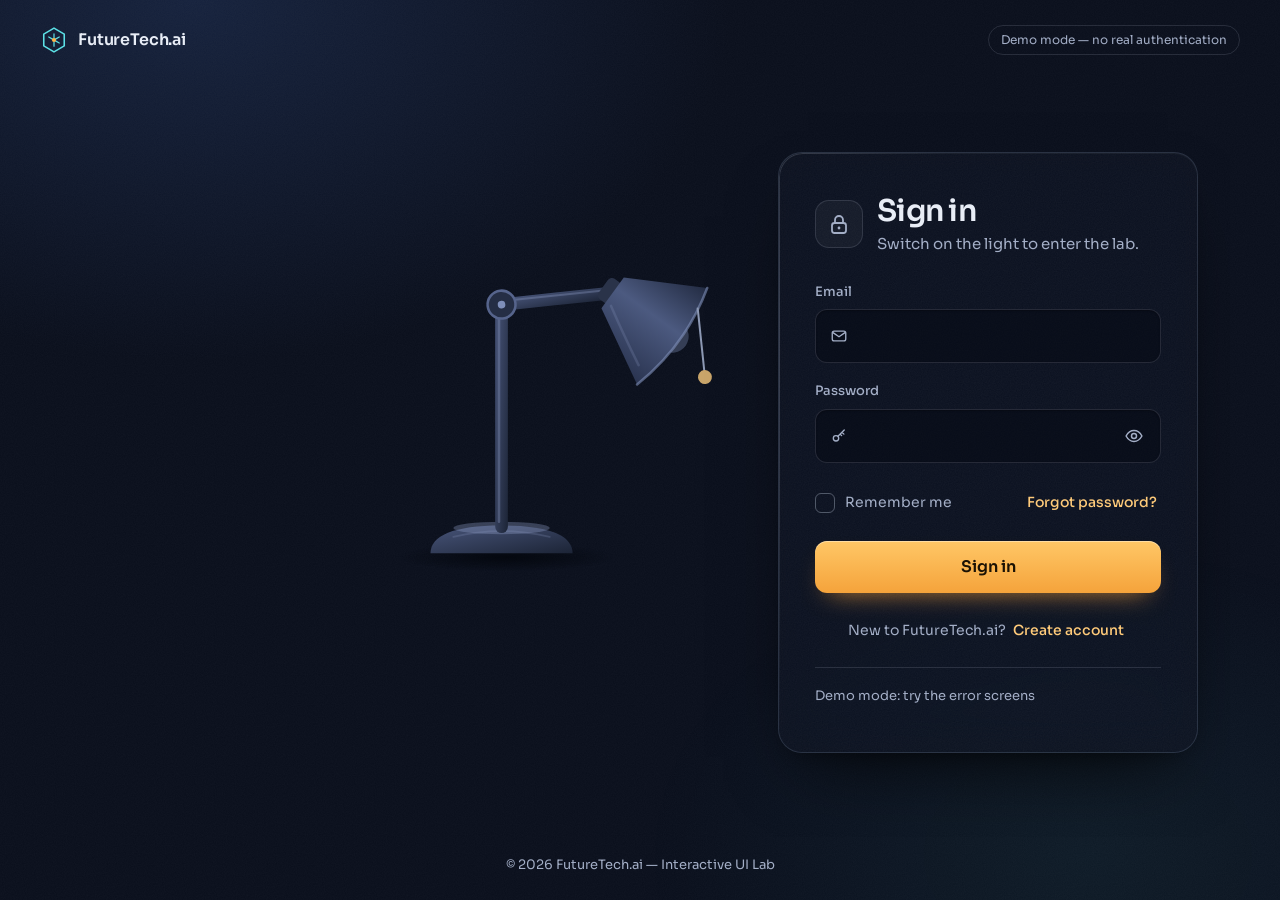
<file: index.html>
<!DOCTYPE html>
<html lang="en">
<head>
  <meta charset="UTF-8">
  <meta name="viewport" content="width=device-width, initial-scale=1, viewport-fit=cover">
  <meta name="description" content="FutureTech.ai — sign in, create an account or reset your password. An animated desk lamp lights up when you sign in.">
  <meta name="theme-color" content="#0A0F1C">
  <title>FutureTech.ai — Sign in</title>
  <script src="js/vt-guard.js"></script>

  <link rel="icon" href="icons/favicon.svg" type="image/svg+xml">
  <link rel="apple-touch-icon" href="icons/apple-touch-icon.png">
  <link rel="manifest" href="manifest.webmanifest">

  <!-- Sora typeface (free, Google Fonts). The page falls back to system fonts if offline. -->
  <link rel="preconnect" href="https://fonts.googleapis.com">
  <link rel="preconnect" href="https://fonts.gstatic.com" crossorigin>
  <link rel="stylesheet" href="https://fonts.googleapis.com/css2?family=Sora:wght@300;400;500;600;700&display=swap">

  <link rel="stylesheet" href="css/tokens.css">
  <link rel="stylesheet" href="css/base.css">
  <link rel="stylesheet" href="css/lamp.css">
  <link rel="stylesheet" href="css/card.css">
</head>
<body>
  <a class="skip-link" href="#card">Skip to the form</a>

  <!-- Decorative background layers -->
  <div class="ambient" aria-hidden="true"></div>
  <div class="particles" id="particles" aria-hidden="true"></div>

  <header class="topbar">
    <a class="brand" href="index.html" aria-label="FutureTech.ai, go to the sign-in page">
      <svg class="brand__mark" viewBox="0 0 32 32" aria-hidden="true" focusable="false">
        <path d="M16 2.5l11.7 6.75v13.5L16 29.5 4.3 22.75V9.25z" fill="none" stroke="currentColor" stroke-width="1.8"/>
        <path d="M16 9v5m0 4v5M10 12.5l4.3 2.5m3.4 2l4.3 2.5M22 12.5l-4.3 2.5" stroke="currentColor" stroke-width="1.4" stroke-linecap="round"/>
        <circle cx="16" cy="16" r="2.4" fill="#FFB547"/>
      </svg>
      <span>FutureTech.ai</span>
    </a>
    <div class="topbar__actions">
      <button type="button" class="install-btn" id="install-btn" hidden>
        <svg viewBox="0 0 24 24" aria-hidden="true" focusable="false"><path d="M12 4v11m0 0l-4.5-4.5M12 15l4.5-4.5M5 19.5h14" fill="none" stroke="currentColor" stroke-width="1.8" stroke-linecap="round" stroke-linejoin="round"/></svg>
        <span>Install app</span>
      </button>
      <span class="demo-badge" id="demo-badge" hidden>Demo mode<span class="demo-badge__more"> — no real authentication</span></span>
    </div>
  </header>

  <main class="stage">
    <!-- ============ DESK LAMP (pure SVG) ============ -->
    <section class="lamp-zone" aria-label="Desk lamp">
      <svg class="lamp vt-lamp" id="lamp" viewBox="0 90 260 250" focusable="false">
        <defs>
          <linearGradient id="metal" x1="0" y1="0" x2="1" y2="1">
            <stop offset="0" stop-color="#48557A"/>
            <stop offset="1" stop-color="#1C2436"/>
          </linearGradient>
          <linearGradient id="shadeFill" x1="0" y1="0" x2="1" y2="0">
            <stop offset="0" stop-color="#2A3450"/>
            <stop offset=".55" stop-color="#4C5A80"/>
            <stop offset="1" stop-color="#232C43"/>
          </linearGradient>
          <!-- Beam: long, eased falloff so it never ends in a hard line -->
          <linearGradient id="beamFill" x1="0" y1="0" x2="0" y2="1">
            <stop offset="0" stop-color="#FFF1D2" stop-opacity=".66"/>
            <stop offset=".12" stop-color="#FFE0A3" stop-opacity=".42"/>
            <stop offset=".3" stop-color="#FFC56A" stop-opacity=".22"/>
            <stop offset=".52" stop-color="#FFB547" stop-opacity=".1"/>
            <stop offset=".72" stop-color="#FFB547" stop-opacity=".035"/>
            <stop offset=".88" stop-color="#FFB547" stop-opacity="0"/>
          </linearGradient>
          <!-- Beam sides fade out too -->
          <linearGradient id="beamSides" x1="0" y1="0" x2="1" y2="0">
            <stop offset="0" stop-color="#fff" stop-opacity="0"/>
            <stop offset=".3" stop-color="#fff" stop-opacity=".85"/>
            <stop offset=".5" stop-color="#fff" stop-opacity="1"/>
            <stop offset=".7" stop-color="#fff" stop-opacity=".85"/>
            <stop offset="1" stop-color="#fff" stop-opacity="0"/>
          </linearGradient>
          <mask id="beamMask" maskUnits="userSpaceOnUse" x="-200" y="40" width="400" height="340">
            <rect x="-200" y="40" width="400" height="340" fill="url(#beamSides)"/>
          </mask>
          <!-- Soft desk shadow under the base: dark centre, gentle falloff -->
          <radialGradient id="deskShadow">
            <stop offset="0" stop-color="#03060C" stop-opacity=".85"/>
            <stop offset=".55" stop-color="#03060C" stop-opacity=".4"/>
            <stop offset="1" stop-color="#03060C" stop-opacity="0"/>
          </radialGradient>
          <radialGradient id="poolFill">
            <stop offset="0" stop-color="#FFC56A" stop-opacity=".9"/>
            <stop offset=".6" stop-color="#FFB547" stop-opacity=".35"/>
            <stop offset="1" stop-color="#FFB547" stop-opacity="0"/>
          </radialGradient>
          <radialGradient id="bulbHalo">
            <stop offset="0" stop-color="#FFF4D6" stop-opacity=".95"/>
            <stop offset=".35" stop-color="#FFC56A" stop-opacity=".45"/>
            <stop offset="1" stop-color="#FFB547" stop-opacity="0"/>
          </radialGradient>
          <filter id="beamBlur" x="-30%" y="-10%" width="160%" height="130%">
            <feGaussianBlur stdDeviation="9"/>
          </filter>
        </defs>

        <!-- Warm pool of light on the desk -->
        <ellipse class="lamp__pool" cx="172" cy="322" rx="130" ry="16" fill="url(#poolFill)"/>

        <!-- Base, with a soft falloff shadow on the desk -->
        <ellipse class="lamp__shadow" cx="84" cy="321" rx="84" ry="11" fill="url(#deskShadow)"/>
        <path d="M24 318c0-14 18-22 56-22s56 8 56 22z" fill="url(#metal)"/>
        <ellipse class="lamp__sheen" cx="80" cy="298" rx="38" ry="5"/>
        <path class="lamp__sheen lamp__sheen--line" d="M42 305q38-9 76 0" fill="none" stroke-width="1.5" stroke-linecap="round"/>

        <!-- Stand -->
        <rect x="75" y="120" width="10" height="182" rx="5" fill="url(#metal)"/>
        <rect class="lamp__sheen" x="77" y="126" width="2" height="168" rx="1"/>

        <!-- Head: pivots at the top of the stand (the joint) -->
        <g transform="translate(80 122)">
          <g class="lamp__head" id="lamp-head">
            <rect x="0" y="-5" width="88" height="10" rx="5" fill="url(#metal)"/>
            <rect class="lamp__sheen" x="10" y="-3.5" width="70" height="1.6" rx=".8"/>

            <!-- Shade assembly, fixed angle at the end of the arm -->
            <g transform="translate(88 0) rotate(-48)">
              <g class="lamp__beam" mask="url(#beamMask)">
                <polygon points="-38,60 38,60 175,370 -175,370" fill="url(#beamFill)" filter="url(#beamBlur)"/>
              </g>
              <circle class="lamp__halo" cx="0" cy="62" r="58" fill="url(#bulbHalo)"/>
              <circle class="lamp__bulb" cx="0" cy="58" r="13"/>
              <rect x="-10" y="-9" width="20" height="12" rx="4" fill="#2A3349"/>
              <path class="lamp__shade" d="M-15 0h30l32 58q-47 13-94 0z" fill="url(#shadeFill)"/>
              <path class="lamp__sheen lamp__sheen--line" d="M-9 5q-13 22-25 45" fill="none" stroke-width="2" stroke-linecap="round"/>
              <path class="lamp__rim" d="M-47 58q47 13 94 0" fill="none" stroke-width="2" stroke-linecap="round"/>

              <!-- Pull cord: counter-rotated so it hangs straight down -->
              <g transform="translate(30 61) rotate(48)">
                <g class="lamp__cord-hang">
                  <g class="lamp__cord" id="lamp-cord" role="button" tabindex="0" aria-pressed="false" aria-label="Pull the lamp cord to switch the light on">
                    <rect class="cord-hit" x="-34" y="-2" width="68" height="76" fill="transparent"/>
                    <g class="cord-pull">
                      <line x1="0" y1="0" x2="0" y2="50" stroke="#8C98B3" stroke-width="1.6"/>
                      <circle class="cord-bead" cx="0" cy="55" r="5.5"/>
                    </g>
                  </g>
                </g>
              </g>
            </g>

            <!-- Joint cap drawn last so it sits on top of the arm -->
            <circle class="lamp__joint" cx="0" cy="0" r="11" fill="#252E45" stroke-width="2"/>
            <circle cx="0" cy="0" r="3" fill="#7F8FBA"/>
          </g>
        </g>
      </svg>
    </section>

    <!-- ============ CARD ============ -->
    <section class="card vt-card" id="card" aria-labelledby="card-title" tabindex="-1">
      <div class="card__shade" aria-hidden="true"></div>
      <div class="card__light" aria-hidden="true"></div>
      <div class="card__noise" aria-hidden="true"></div>

      <div class="card__body">
        <div class="card__head">
          <span class="lock" id="lock" role="img" aria-label="Locked">
            <svg viewBox="0 0 24 24" aria-hidden="true" focusable="false">
              <path class="lock__shackle" d="M8 11V8a4 4 0 0 1 8 0v3" fill="none" stroke="currentColor" stroke-width="1.8" stroke-linecap="round"/>
              <rect x="5" y="11" width="14" height="10" rx="2.5" fill="none" stroke="currentColor" stroke-width="1.8"/>
              <circle cx="12" cy="16" r="1.4" fill="currentColor"/>
            </svg>
          </span>
          <div>
            <h1 id="card-title">Sign in</h1>
            <p class="card__sub" id="card-sub">Switch on the light to enter the lab.</p>
          </div>
        </div>

        <div class="panels" id="panels">
        <!-- ===== Sign in ===== -->
        <form class="panel is-visible" id="panel-signin" data-title="Sign in" data-sub="Switch on the light to enter the lab." aria-label="Sign in" novalidate>
          <div class="field">
            <label for="signin-email">Email</label>
            <div class="field__control">
              <svg class="field__icon" viewBox="0 0 24 24" aria-hidden="true" focusable="false">
                <rect x="3" y="5.5" width="18" height="13" rx="2.5" fill="none" stroke="currentColor" stroke-width="1.8"/>
                <path d="M4 7.5l8 5.5 8-5.5" fill="none" stroke="currentColor" stroke-width="1.8" stroke-linecap="round" stroke-linejoin="round"/>
              </svg>
              <input id="signin-email" name="email" type="email" inputmode="email" autocomplete="username" autocapitalize="none" spellcheck="false" enterkeyhint="next" maxlength="254" required aria-describedby="signin-email-error">
            </div>
            <p class="field__error" id="signin-email-error"></p>
          </div>
          <div class="field">
            <label for="signin-password">Password</label>
            <div class="field__control">
              <svg class="field__icon" viewBox="0 0 24 24" aria-hidden="true" focusable="false">
                <circle cx="8" cy="15" r="3.6" fill="none" stroke="currentColor" stroke-width="1.8"/>
                <path d="M10.6 12.4L19 4m-3 3l2.5 2.5M13.5 9.5l2 2" fill="none" stroke="currentColor" stroke-width="1.8" stroke-linecap="round"/>
              </svg>
              <input id="signin-password" name="signin-password" type="password" autocomplete="current-password" enterkeyhint="go" maxlength="72" required aria-describedby="signin-password-error">
              <button type="button" class="toggle-pass" data-toggle-pass="signin-password" aria-controls="signin-password" aria-pressed="false" aria-label="Show password">
                <svg class="eye" viewBox="0 0 24 24" aria-hidden="true" focusable="false">
                  <path d="M2.5 12S6 5.5 12 5.5 21.5 12 21.5 12 18 18.5 12 18.5 2.5 12 2.5 12z" fill="none" stroke="currentColor" stroke-width="1.8" stroke-linejoin="round"/>
                  <circle class="eye__pupil" cx="12" cy="12" r="3" fill="none" stroke="currentColor" stroke-width="1.8"/>
                  <path class="eye__slash" d="M4 4l16 16" fill="none" stroke="currentColor" stroke-width="1.8" stroke-linecap="round"/>
                </svg>
              </button>
            </div>
            <p class="field__error" id="signin-password-error"></p>
          </div>

          <div class="form-row">
            <label class="check" for="remember">
              <input type="checkbox" id="remember" name="remember">
              <span class="check__box" aria-hidden="true">
                <svg viewBox="0 0 16 16" focusable="false"><path d="M3.5 8.5l3 3 6-7" fill="none" stroke="currentColor" stroke-width="2" stroke-linecap="round" stroke-linejoin="round"/></svg>
              </span>
              Remember me
            </label>
            <button type="button" class="link-btn" data-go="forgot">Forgot password?</button>
          </div>

          <p class="form-message" id="signin-message" role="status" aria-live="polite"></p>
          <div class="message-actions" id="signin-resend" hidden>
            <button type="button" class="btn-ghost btn-small" id="signin-resend-btn">Resend email</button>
          </div>
          <p class="demo-link" id="signin-demo-link" hidden><a href="#">Open the demo email link</a> <span>(demo mode: no email is sent)</span></p>

          <button type="submit" class="btn-primary" id="signin-submit">
            <span class="btn__spinner" aria-hidden="true"></span>
            <span class="btn__label">Sign in</span>
          </button>

          <p class="alt">New to FutureTech.ai? <button type="button" class="link-btn" data-go="signup">Create account</button></p>

          <!-- Demo mode only: how to try the error states -->
          <details class="demo-tips" id="demo-tips" hidden>
            <summary>Demo mode: try the error screens</summary>
            <p>Any email and password sign in. These addresses show the other states:</p>
            <ul>
              <li><code>wrong@demo.test</code> wrong password</li>
              <li><code>unconfirmed@demo.test</code> email not confirmed</li>
              <li><code>limited@demo.test</code> too many attempts</li>
              <li><code>offline@demo.test</code> server unreachable</li>
            </ul>
          </details>
        </form>

        <!-- ===== Create account ===== -->
        <form class="panel" id="panel-signup" data-title="Create account" data-sub="Join the lab. It takes a minute." aria-label="Create account" novalidate hidden>
          <div class="field">
            <label for="signup-name">Full name</label>
            <div class="field__control">
              <svg class="field__icon" viewBox="0 0 24 24" aria-hidden="true" focusable="false">
                <circle cx="12" cy="8.5" r="3.8" fill="none" stroke="currentColor" stroke-width="1.8"/>
                <path d="M4.5 20c1.2-3.6 4-5.4 7.5-5.4s6.3 1.8 7.5 5.4" fill="none" stroke="currentColor" stroke-width="1.8" stroke-linecap="round"/>
              </svg>
              <input id="signup-name" name="name" type="text" autocomplete="name" autocapitalize="words" enterkeyhint="next" maxlength="100" required aria-describedby="signup-name-error">
            </div>
            <p class="field__error" id="signup-name-error"></p>
          </div>
          <div class="field">
            <label for="signup-email">Email</label>
            <div class="field__control">
              <svg class="field__icon" viewBox="0 0 24 24" aria-hidden="true" focusable="false">
                <rect x="3" y="5.5" width="18" height="13" rx="2.5" fill="none" stroke="currentColor" stroke-width="1.8"/>
                <path d="M4 7.5l8 5.5 8-5.5" fill="none" stroke="currentColor" stroke-width="1.8" stroke-linecap="round" stroke-linejoin="round"/>
              </svg>
              <input id="signup-email" name="email" type="email" inputmode="email" autocomplete="email" autocapitalize="none" spellcheck="false" enterkeyhint="next" maxlength="254" required aria-describedby="signup-email-error">
            </div>
            <p class="field__error" id="signup-email-error"></p>
          </div>
          <div class="field">
            <label for="signup-password">Password</label>
            <div class="field__control">
              <svg class="field__icon" viewBox="0 0 24 24" aria-hidden="true" focusable="false">
                <circle cx="8" cy="15" r="3.6" fill="none" stroke="currentColor" stroke-width="1.8"/>
                <path d="M10.6 12.4L19 4m-3 3l2.5 2.5M13.5 9.5l2 2" fill="none" stroke="currentColor" stroke-width="1.8" stroke-linecap="round"/>
              </svg>
              <input id="signup-password" name="signup-password" type="password" autocomplete="new-password" enterkeyhint="next" maxlength="72" required aria-describedby="signup-password-error signup-strength-text">
              <button type="button" class="toggle-pass" data-toggle-pass="signup-password" aria-controls="signup-password" aria-pressed="false" aria-label="Show password">
                <svg class="eye" viewBox="0 0 24 24" aria-hidden="true" focusable="false">
                  <path d="M2.5 12S6 5.5 12 5.5 21.5 12 21.5 12 18 18.5 12 18.5 2.5 12 2.5 12z" fill="none" stroke="currentColor" stroke-width="1.8" stroke-linejoin="round"/>
                  <circle class="eye__pupil" cx="12" cy="12" r="3" fill="none" stroke="currentColor" stroke-width="1.8"/>
                  <path class="eye__slash" d="M4 4l16 16" fill="none" stroke="currentColor" stroke-width="1.8" stroke-linecap="round"/>
                </svg>
              </button>
            </div>
            <div class="strength" id="signup-strength" data-level="">
              <div class="strength__bars" aria-hidden="true"><span></span><span></span><span></span></div>
              <p class="strength__text" id="signup-strength-text" aria-live="polite">At least 8 characters, with a letter and a number.</p>
            </div>
            <p class="field__error" id="signup-password-error"></p>
          </div>
          <div class="field">
            <label for="signup-confirm">Confirm password</label>
            <div class="field__control">
              <svg class="field__icon" viewBox="0 0 24 24" aria-hidden="true" focusable="false">
                <circle cx="8" cy="15" r="3.6" fill="none" stroke="currentColor" stroke-width="1.8"/>
                <path d="M10.6 12.4L19 4m-3 3l2.5 2.5M13.5 9.5l2 2" fill="none" stroke="currentColor" stroke-width="1.8" stroke-linecap="round"/>
              </svg>
              <input id="signup-confirm" name="signup-confirm" type="password" autocomplete="new-password" enterkeyhint="go" maxlength="72" required aria-describedby="signup-confirm-error">
              <button type="button" class="toggle-pass" data-toggle-pass="signup-confirm" aria-controls="signup-confirm" aria-pressed="false" aria-label="Show password">
                <svg class="eye" viewBox="0 0 24 24" aria-hidden="true" focusable="false">
                  <path d="M2.5 12S6 5.5 12 5.5 21.5 12 21.5 12 18 18.5 12 18.5 2.5 12 2.5 12z" fill="none" stroke="currentColor" stroke-width="1.8" stroke-linejoin="round"/>
                  <circle class="eye__pupil" cx="12" cy="12" r="3" fill="none" stroke="currentColor" stroke-width="1.8"/>
                  <path class="eye__slash" d="M4 4l16 16" fill="none" stroke="currentColor" stroke-width="1.8" stroke-linecap="round"/>
                </svg>
              </button>
            </div>
            <p class="field__error" id="signup-confirm-error"></p>
          </div>

          <p class="form-message" id="signup-message" role="status" aria-live="polite"></p>

          <button type="submit" class="btn-primary" id="signup-submit">
            <span class="btn__spinner" aria-hidden="true"></span>
            <span class="btn__label">Create account</span>
          </button>

          <p class="alt">Already have an account? <button type="button" class="link-btn" data-go="signin">Sign in</button></p>
        </form>

        <!-- ===== Check your inbox (after sign-up) ===== -->
        <div class="panel notice" id="panel-check" data-title="Almost there" data-sub="One more step to switch on the light." hidden>
          <div class="notice__icon" aria-hidden="true">
            <svg viewBox="0 0 48 48" focusable="false">
              <rect x="7" y="12" width="34" height="24" rx="4" fill="none" stroke="currentColor" stroke-width="2.2"/>
              <path d="M9 15l15 11 15-11" fill="none" stroke="currentColor" stroke-width="2.2" stroke-linecap="round" stroke-linejoin="round"/>
            </svg>
          </div>
          <h2 id="check-title" tabindex="-1">Check your inbox to confirm your email.</h2>
          <p>We sent a link to <strong id="check-address"></strong>. Open it to activate your account.</p>
          <p class="form-message" id="check-message" role="status" aria-live="polite"></p>
          <p class="demo-link" id="check-demo-link" hidden><a href="#">Open the demo email link</a> <span>(demo mode: no email is sent)</span></p>
          <div class="notice__actions">
            <button type="button" class="btn-ghost" id="check-resend-btn">Resend email</button>
            <button type="button" class="link-btn" data-go="signin">Back to sign in</button>
          </div>
        </div>

        <!-- ===== Forgot password ===== -->
        <form class="panel" id="panel-forgot" data-title="Reset password" data-sub="We’ll email you a link to choose a new one." aria-label="Reset password" novalidate hidden>
          <div class="field">
            <label for="forgot-email">Email</label>
            <div class="field__control">
              <svg class="field__icon" viewBox="0 0 24 24" aria-hidden="true" focusable="false">
                <rect x="3" y="5.5" width="18" height="13" rx="2.5" fill="none" stroke="currentColor" stroke-width="1.8"/>
                <path d="M4 7.5l8 5.5 8-5.5" fill="none" stroke="currentColor" stroke-width="1.8" stroke-linecap="round" stroke-linejoin="round"/>
              </svg>
              <input id="forgot-email" name="email" type="email" inputmode="email" autocomplete="email" autocapitalize="none" spellcheck="false" enterkeyhint="send" maxlength="254" required aria-describedby="forgot-email-error">
            </div>
            <p class="field__error" id="forgot-email-error"></p>
          </div>

          <p class="form-message" id="forgot-message" role="status" aria-live="polite"></p>
          <p class="demo-link" id="forgot-demo-link" hidden><a href="#">Open the demo email link</a> <span>(demo mode: no email is sent)</span></p>

          <button type="submit" class="btn-primary" id="forgot-submit">
            <span class="btn__spinner" aria-hidden="true"></span>
            <span class="btn__label">Send reset link</span>
          </button>

          <p class="alt">Remembered it? <button type="button" class="link-btn" data-go="signin">Back to sign in</button></p>
        </form>

        <!-- ===== Signed in: shown briefly before the dashboard ===== -->
        <div class="panel success" id="panel-success" data-title="Signed in" data-sub="The light is on." hidden>
          <div class="success__icon" aria-hidden="true">
            <span class="success__burst"></span>
            <svg viewBox="0 0 64 64" focusable="false">
              <circle class="success__ring" cx="32" cy="32" r="26"/>
              <path class="success__tick" d="M20 33l8 8 16-17"/>
            </svg>
          </div>
          <h2 id="success-title" tabindex="-1">Welcome, <span id="success-name"></span></h2>
          <p>Taking you to your dashboard…</p>
          <a class="btn-ghost" href="dashboard.html">Go to dashboard</a>
        </div>
        </div>
      </div>
    </section>
  </main>

  <!-- Screen-reader announcements for lamp and auth state -->
  <p class="sr-only" id="sr-status" role="status" aria-live="polite" aria-atomic="true"></p>

  <footer class="footer">
    <p>© 2026 FutureTech.ai — Interactive UI Lab</p>
  </footer>

  <script type="module" src="js/pages/login.js"></script>
</body>
</html>
</file>
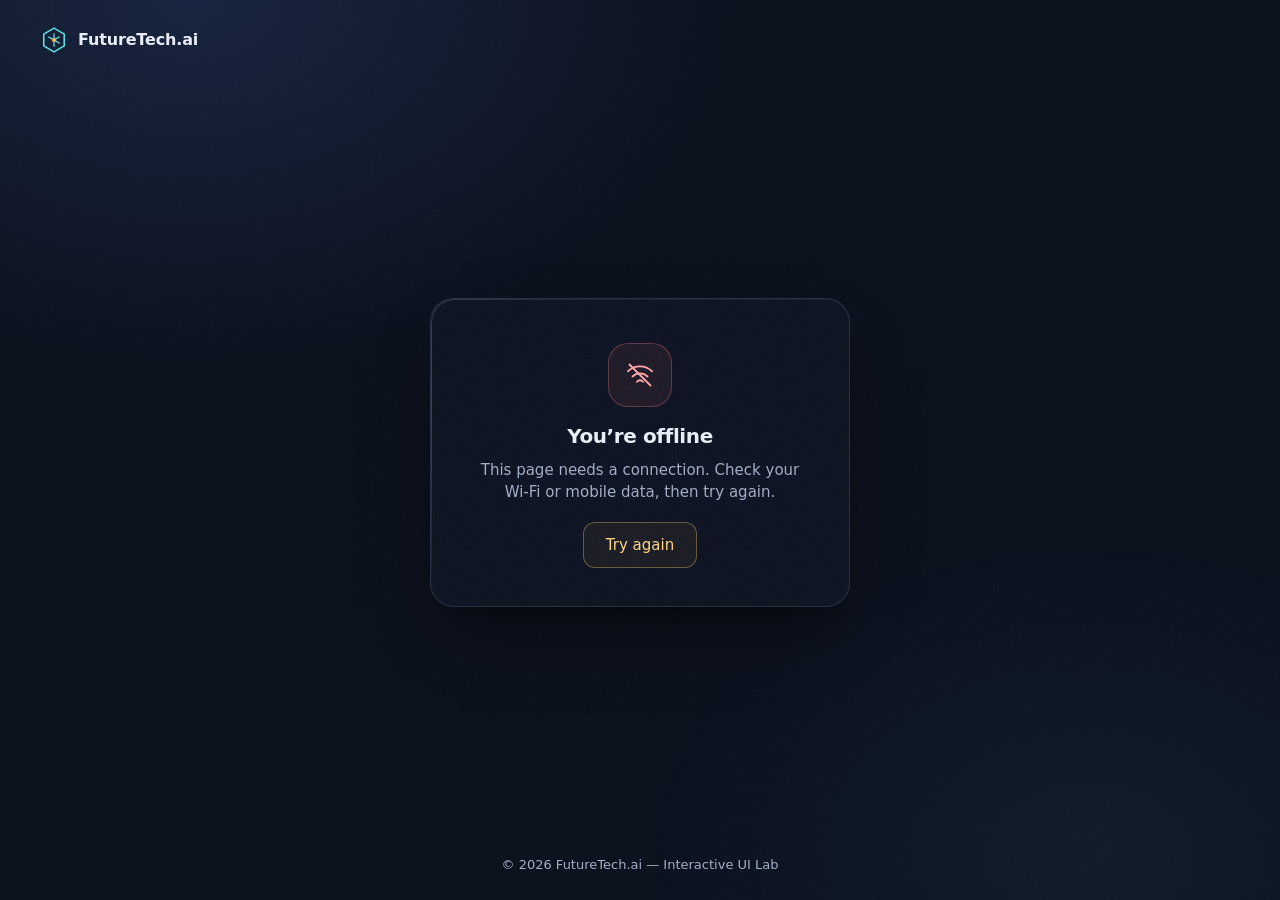
<file: offline.html>
<!DOCTYPE html>
<html lang="en">
<head>
  <meta charset="UTF-8">
  <meta name="viewport" content="width=device-width, initial-scale=1, viewport-fit=cover">
  <meta name="theme-color" content="#0A0F1C">
  <meta name="robots" content="noindex">
  <title>FutureTech.ai — Offline</title>
  <link rel="icon" href="icons/favicon.svg" type="image/svg+xml">
  <link rel="stylesheet" href="css/tokens.css">
  <link rel="stylesheet" href="css/base.css">
  <link rel="stylesheet" href="css/card.css">
</head>
<!-- Shown by the service worker when a page isn't cached and there's no connection -->
<body>
  <header class="topbar">
    <a class="brand" href="index.html" aria-label="FutureTech.ai, go to the sign-in page">
      <svg class="brand__mark" viewBox="0 0 32 32" aria-hidden="true" focusable="false">
        <path d="M16 2.5l11.7 6.75v13.5L16 29.5 4.3 22.75V9.25z" fill="none" stroke="currentColor" stroke-width="1.8"/>
        <path d="M16 9v5m0 4v5M10 12.5l4.3 2.5m3.4 2l4.3 2.5M22 12.5l-4.3 2.5" stroke="currentColor" stroke-width="1.4" stroke-linecap="round"/>
        <circle cx="16" cy="16" r="2.4" fill="#FFB547"/>
      </svg>
      <span>FutureTech.ai</span>
    </a>
  </header>

  <main class="stage stage--single">
    <section class="card" aria-labelledby="offline-title">
      <div class="card__shade" aria-hidden="true"></div>
      <div class="card__noise" aria-hidden="true"></div>
      <div class="card__body">
        <div class="notice notice--warn">
          <div class="notice__icon" aria-hidden="true">
            <svg viewBox="0 0 48 48" focusable="false">
              <path d="M8 19a23 23 0 0 1 32 0M14 26a14 14 0 0 1 20 0M20 33a5 5 0 0 1 8 0" fill="none" stroke="currentColor" stroke-width="2.4" stroke-linecap="round"/>
              <path d="M10 10l28 28" fill="none" stroke="currentColor" stroke-width="2.4" stroke-linecap="round"/>
            </svg>
          </div>
          <h1 id="offline-title">You’re offline</h1>
          <p>This page needs a connection. Check your Wi-Fi or mobile data, then try again.</p>
          <div class="notice__actions">
            <a class="btn-ghost" href="index.html">Try again</a>
          </div>
        </div>
      </div>
    </section>
  </main>

  <footer class="footer">
    <p>© 2026 FutureTech.ai — Interactive UI Lab</p>
  </footer>
</body>
</html>
</file>
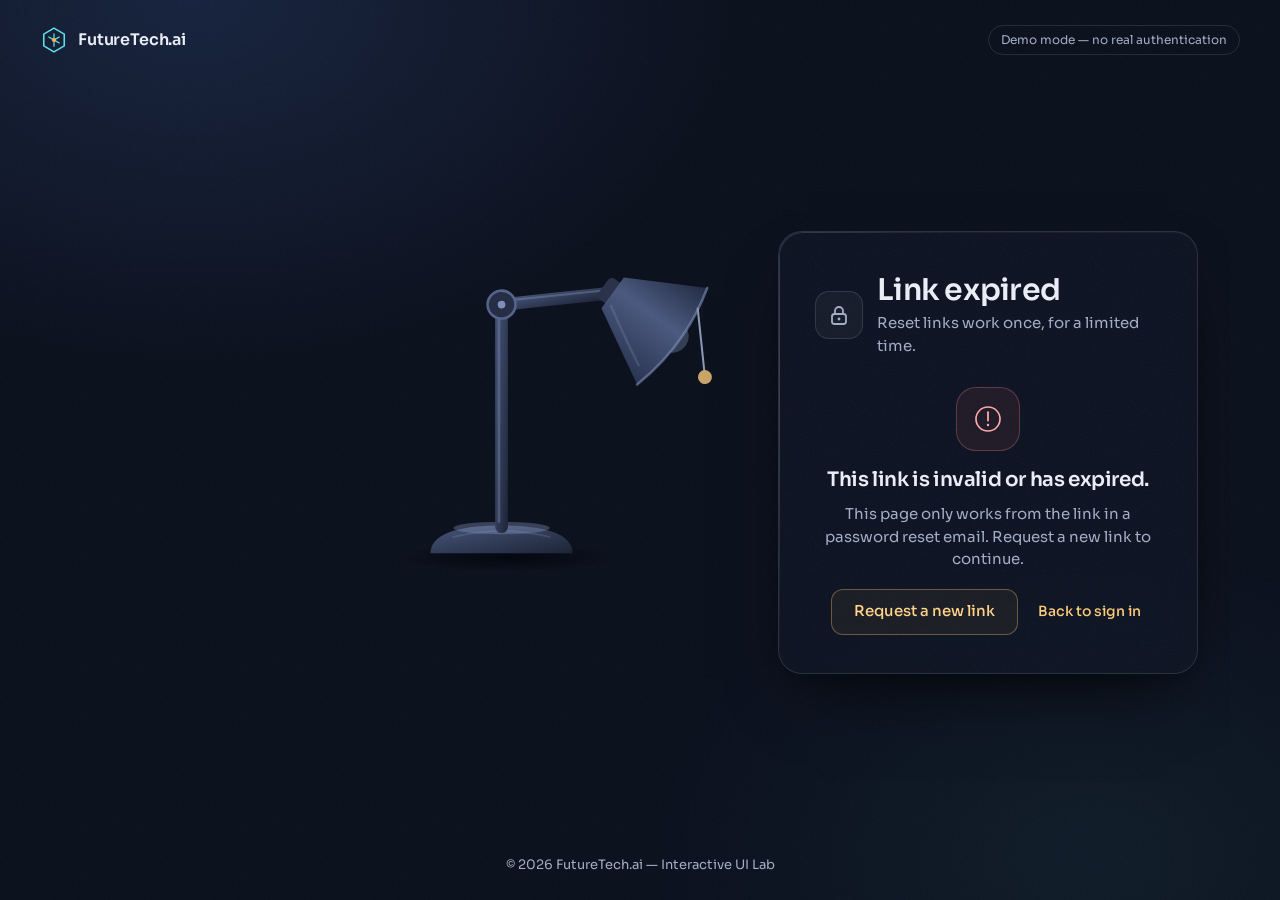
<file: reset-password.html>
<!DOCTYPE html>
<html lang="en">
<head>
  <meta charset="UTF-8">
  <meta name="viewport" content="width=device-width, initial-scale=1, viewport-fit=cover">
  <meta name="description" content="Choose a new password for your FutureTech.ai account.">
  <meta name="theme-color" content="#0A0F1C">
  <title>FutureTech.ai — Reset password</title>
  <script src="js/vt-guard.js"></script>

  <link rel="icon" href="icons/favicon.svg" type="image/svg+xml">
  <link rel="apple-touch-icon" href="icons/apple-touch-icon.png">
  <link rel="manifest" href="manifest.webmanifest">

  <!-- Sora typeface (free, Google Fonts). The page falls back to system fonts if offline. -->
  <link rel="preconnect" href="https://fonts.googleapis.com">
  <link rel="preconnect" href="https://fonts.gstatic.com" crossorigin>
  <link rel="stylesheet" href="https://fonts.googleapis.com/css2?family=Sora:wght@300;400;500;600;700&display=swap">

  <link rel="stylesheet" href="css/tokens.css">
  <link rel="stylesheet" href="css/base.css">
  <link rel="stylesheet" href="css/lamp.css">
  <link rel="stylesheet" href="css/card.css">
</head>
<body>
  <a class="skip-link" href="#card">Skip to the form</a>

  <!-- Decorative background layers -->
  <div class="ambient" aria-hidden="true"></div>
  <div class="particles" id="particles" aria-hidden="true"></div>

  <header class="topbar">
    <a class="brand" href="index.html" aria-label="FutureTech.ai, go to the sign-in page">
      <svg class="brand__mark" viewBox="0 0 32 32" aria-hidden="true" focusable="false">
        <path d="M16 2.5l11.7 6.75v13.5L16 29.5 4.3 22.75V9.25z" fill="none" stroke="currentColor" stroke-width="1.8"/>
        <path d="M16 9v5m0 4v5M10 12.5l4.3 2.5m3.4 2l4.3 2.5M22 12.5l-4.3 2.5" stroke="currentColor" stroke-width="1.4" stroke-linecap="round"/>
        <circle cx="16" cy="16" r="2.4" fill="#FFB547"/>
      </svg>
      <span>FutureTech.ai</span>
    </a>
    <div class="topbar__actions">
      <button type="button" class="install-btn" id="install-btn" hidden>
        <svg viewBox="0 0 24 24" aria-hidden="true" focusable="false"><path d="M12 4v11m0 0l-4.5-4.5M12 15l4.5-4.5M5 19.5h14" fill="none" stroke="currentColor" stroke-width="1.8" stroke-linecap="round" stroke-linejoin="round"/></svg>
        <span>Install app</span>
      </button>
      <span class="demo-badge" id="demo-badge" hidden>Demo mode<span class="demo-badge__more"> — no real authentication</span></span>
    </div>
  </header>

  <main class="stage">
    <!-- ============ DESK LAMP (pure SVG) ============ -->
    <section class="lamp-zone" aria-label="Desk lamp">
      <svg class="lamp vt-lamp" id="lamp" viewBox="0 90 260 250" focusable="false">
        <defs>
          <linearGradient id="metal" x1="0" y1="0" x2="1" y2="1">
            <stop offset="0" stop-color="#48557A"/>
            <stop offset="1" stop-color="#1C2436"/>
          </linearGradient>
          <linearGradient id="shadeFill" x1="0" y1="0" x2="1" y2="0">
            <stop offset="0" stop-color="#2A3450"/>
            <stop offset=".55" stop-color="#4C5A80"/>
            <stop offset="1" stop-color="#232C43"/>
          </linearGradient>
          <!-- Beam: long, eased falloff so it never ends in a hard line -->
          <linearGradient id="beamFill" x1="0" y1="0" x2="0" y2="1">
            <stop offset="0" stop-color="#FFF1D2" stop-opacity=".66"/>
            <stop offset=".12" stop-color="#FFE0A3" stop-opacity=".42"/>
            <stop offset=".3" stop-color="#FFC56A" stop-opacity=".22"/>
            <stop offset=".52" stop-color="#FFB547" stop-opacity=".1"/>
            <stop offset=".72" stop-color="#FFB547" stop-opacity=".035"/>
            <stop offset=".88" stop-color="#FFB547" stop-opacity="0"/>
          </linearGradient>
          <!-- Beam sides fade out too -->
          <linearGradient id="beamSides" x1="0" y1="0" x2="1" y2="0">
            <stop offset="0" stop-color="#fff" stop-opacity="0"/>
            <stop offset=".3" stop-color="#fff" stop-opacity=".85"/>
            <stop offset=".5" stop-color="#fff" stop-opacity="1"/>
            <stop offset=".7" stop-color="#fff" stop-opacity=".85"/>
            <stop offset="1" stop-color="#fff" stop-opacity="0"/>
          </linearGradient>
          <mask id="beamMask" maskUnits="userSpaceOnUse" x="-200" y="40" width="400" height="340">
            <rect x="-200" y="40" width="400" height="340" fill="url(#beamSides)"/>
          </mask>
          <!-- Soft desk shadow under the base: dark centre, gentle falloff -->
          <radialGradient id="deskShadow">
            <stop offset="0" stop-color="#03060C" stop-opacity=".85"/>
            <stop offset=".55" stop-color="#03060C" stop-opacity=".4"/>
            <stop offset="1" stop-color="#03060C" stop-opacity="0"/>
          </radialGradient>
          <radialGradient id="poolFill">
            <stop offset="0" stop-color="#FFC56A" stop-opacity=".9"/>
            <stop offset=".6" stop-color="#FFB547" stop-opacity=".35"/>
            <stop offset="1" stop-color="#FFB547" stop-opacity="0"/>
          </radialGradient>
          <radialGradient id="bulbHalo">
            <stop offset="0" stop-color="#FFF4D6" stop-opacity=".95"/>
            <stop offset=".35" stop-color="#FFC56A" stop-opacity=".45"/>
            <stop offset="1" stop-color="#FFB547" stop-opacity="0"/>
          </radialGradient>
          <filter id="beamBlur" x="-30%" y="-10%" width="160%" height="130%">
            <feGaussianBlur stdDeviation="9"/>
          </filter>
        </defs>

        <!-- Warm pool of light on the desk -->
        <ellipse class="lamp__pool" cx="172" cy="322" rx="130" ry="16" fill="url(#poolFill)"/>

        <!-- Base, with a soft falloff shadow on the desk -->
        <ellipse class="lamp__shadow" cx="84" cy="321" rx="84" ry="11" fill="url(#deskShadow)"/>
        <path d="M24 318c0-14 18-22 56-22s56 8 56 22z" fill="url(#metal)"/>
        <ellipse class="lamp__sheen" cx="80" cy="298" rx="38" ry="5"/>
        <path class="lamp__sheen lamp__sheen--line" d="M42 305q38-9 76 0" fill="none" stroke-width="1.5" stroke-linecap="round"/>

        <!-- Stand -->
        <rect x="75" y="120" width="10" height="182" rx="5" fill="url(#metal)"/>
        <rect class="lamp__sheen" x="77" y="126" width="2" height="168" rx="1"/>

        <!-- Head: pivots at the top of the stand (the joint) -->
        <g transform="translate(80 122)">
          <g class="lamp__head" id="lamp-head">
            <rect x="0" y="-5" width="88" height="10" rx="5" fill="url(#metal)"/>
            <rect class="lamp__sheen" x="10" y="-3.5" width="70" height="1.6" rx=".8"/>

            <!-- Shade assembly, fixed angle at the end of the arm -->
            <g transform="translate(88 0) rotate(-48)">
              <g class="lamp__beam" mask="url(#beamMask)">
                <polygon points="-38,60 38,60 175,370 -175,370" fill="url(#beamFill)" filter="url(#beamBlur)"/>
              </g>
              <circle class="lamp__halo" cx="0" cy="62" r="58" fill="url(#bulbHalo)"/>
              <circle class="lamp__bulb" cx="0" cy="58" r="13"/>
              <rect x="-10" y="-9" width="20" height="12" rx="4" fill="#2A3349"/>
              <path class="lamp__shade" d="M-15 0h30l32 58q-47 13-94 0z" fill="url(#shadeFill)"/>
              <path class="lamp__sheen lamp__sheen--line" d="M-9 5q-13 22-25 45" fill="none" stroke-width="2" stroke-linecap="round"/>
              <path class="lamp__rim" d="M-47 58q47 13 94 0" fill="none" stroke-width="2" stroke-linecap="round"/>

              <!-- Pull cord: counter-rotated so it hangs straight down -->
              <g transform="translate(30 61) rotate(48)">
                <g class="lamp__cord-hang">
                  <g class="lamp__cord" id="lamp-cord" role="button" tabindex="0" aria-pressed="false" aria-label="Pull the lamp cord to switch the light on">
                    <rect class="cord-hit" x="-34" y="-2" width="68" height="76" fill="transparent"/>
                    <g class="cord-pull">
                      <line x1="0" y1="0" x2="0" y2="50" stroke="#8C98B3" stroke-width="1.6"/>
                      <circle class="cord-bead" cx="0" cy="55" r="5.5"/>
                    </g>
                  </g>
                </g>
              </g>
            </g>

            <!-- Joint cap drawn last so it sits on top of the arm -->
            <circle class="lamp__joint" cx="0" cy="0" r="11" fill="#252E45" stroke-width="2"/>
            <circle cx="0" cy="0" r="3" fill="#7F8FBA"/>
          </g>
        </g>
      </svg>
    </section>

    <!-- ============ CARD ============ -->
    <section class="card vt-card" id="card" aria-labelledby="card-title" tabindex="-1">
      <div class="card__shade" aria-hidden="true"></div>
      <div class="card__light" aria-hidden="true"></div>
      <div class="card__noise" aria-hidden="true"></div>

      <div class="card__body">
        <div class="card__head">
          <span class="lock" id="lock" role="img" aria-label="Locked">
            <svg viewBox="0 0 24 24" aria-hidden="true" focusable="false">
              <path class="lock__shackle" d="M8 11V8a4 4 0 0 1 8 0v3" fill="none" stroke="currentColor" stroke-width="1.8" stroke-linecap="round"/>
              <rect x="5" y="11" width="14" height="10" rx="2.5" fill="none" stroke="currentColor" stroke-width="1.8"/>
              <circle cx="12" cy="16" r="1.4" fill="currentColor"/>
            </svg>
          </span>
          <div>
            <h1 id="card-title">Reset password</h1>
            <p class="card__sub" id="card-sub">Checking your reset link…</p>
          </div>
        </div>

        <div class="panels" id="panels">
        <!-- ===== Checking the link ===== -->
        <div class="panel notice is-visible" id="panel-checking" data-title="Reset password" data-sub="Checking your reset link…" aria-busy="true">
          <div class="loader" aria-hidden="true"></div>
          <p>Checking your reset link…</p>
        </div>

        <!-- ===== New password ===== -->
        <form class="panel" id="panel-new" data-title="Choose a new password" data-sub="Pick something you haven’t used here before." aria-label="Choose a new password" novalidate hidden>
          <input type="text" id="reset-username" name="username" autocomplete="username" class="sr-only" tabindex="-1" aria-hidden="true" readonly>
          <div class="field">
            <label for="reset-password">New password</label>
            <div class="field__control">
              <svg class="field__icon" viewBox="0 0 24 24" aria-hidden="true" focusable="false">
                <circle cx="8" cy="15" r="3.6" fill="none" stroke="currentColor" stroke-width="1.8"/>
                <path d="M10.6 12.4L19 4m-3 3l2.5 2.5M13.5 9.5l2 2" fill="none" stroke="currentColor" stroke-width="1.8" stroke-linecap="round"/>
              </svg>
              <input id="reset-password" name="reset-password" type="password" autocomplete="new-password" enterkeyhint="next" maxlength="72" required aria-describedby="reset-password-error reset-strength-text">
              <button type="button" class="toggle-pass" data-toggle-pass="reset-password" aria-controls="reset-password" aria-pressed="false" aria-label="Show password">
                <svg class="eye" viewBox="0 0 24 24" aria-hidden="true" focusable="false">
                  <path d="M2.5 12S6 5.5 12 5.5 21.5 12 21.5 12 18 18.5 12 18.5 2.5 12 2.5 12z" fill="none" stroke="currentColor" stroke-width="1.8" stroke-linejoin="round"/>
                  <circle class="eye__pupil" cx="12" cy="12" r="3" fill="none" stroke="currentColor" stroke-width="1.8"/>
                  <path class="eye__slash" d="M4 4l16 16" fill="none" stroke="currentColor" stroke-width="1.8" stroke-linecap="round"/>
                </svg>
              </button>
            </div>
            <div class="strength" id="reset-strength" data-level="">
              <div class="strength__bars" aria-hidden="true"><span></span><span></span><span></span></div>
              <p class="strength__text" id="reset-strength-text" aria-live="polite">At least 8 characters, with a letter and a number.</p>
            </div>
            <p class="field__error" id="reset-password-error"></p>
          </div>
          <div class="field">
            <label for="reset-confirm">Confirm new password</label>
            <div class="field__control">
              <svg class="field__icon" viewBox="0 0 24 24" aria-hidden="true" focusable="false">
                <circle cx="8" cy="15" r="3.6" fill="none" stroke="currentColor" stroke-width="1.8"/>
                <path d="M10.6 12.4L19 4m-3 3l2.5 2.5M13.5 9.5l2 2" fill="none" stroke="currentColor" stroke-width="1.8" stroke-linecap="round"/>
              </svg>
              <input id="reset-confirm" name="reset-confirm" type="password" autocomplete="new-password" enterkeyhint="go" maxlength="72" required aria-describedby="reset-confirm-error">
              <button type="button" class="toggle-pass" data-toggle-pass="reset-confirm" aria-controls="reset-confirm" aria-pressed="false" aria-label="Show password">
                <svg class="eye" viewBox="0 0 24 24" aria-hidden="true" focusable="false">
                  <path d="M2.5 12S6 5.5 12 5.5 21.5 12 21.5 12 18 18.5 12 18.5 2.5 12 2.5 12z" fill="none" stroke="currentColor" stroke-width="1.8" stroke-linejoin="round"/>
                  <circle class="eye__pupil" cx="12" cy="12" r="3" fill="none" stroke="currentColor" stroke-width="1.8"/>
                  <path class="eye__slash" d="M4 4l16 16" fill="none" stroke="currentColor" stroke-width="1.8" stroke-linecap="round"/>
                </svg>
              </button>
            </div>
            <p class="field__error" id="reset-confirm-error"></p>
          </div>

          <p class="form-message" id="reset-message" role="status" aria-live="polite"></p>

          <button type="submit" class="btn-primary" id="reset-submit">
            <span class="btn__spinner" aria-hidden="true"></span>
            <span class="btn__label">Update password</span>
          </button>

        </form>

        <!-- ===== Done ===== -->
        <div class="panel success" id="panel-done" data-title="All set" data-sub="The light is on." hidden>
          <div class="success__icon" aria-hidden="true">
            <span class="success__burst"></span>
            <svg viewBox="0 0 64 64" focusable="false">
              <circle class="success__ring" cx="32" cy="32" r="26"/>
              <path class="success__tick" d="M20 33l8 8 16-17"/>
            </svg>
          </div>
          <h2 id="done-title" tabindex="-1">Password updated</h2>
          <p>You can now sign in with your new password.</p>
          <a class="btn-ghost" href="index.html" id="done-signin">Back to sign in</a>
        </div>

        <!-- ===== Expired / invalid link ===== -->
        <div class="panel notice notice--warn" id="panel-invalid" data-title="Link expired" data-sub="Reset links work once, for a limited time." hidden>
          <div class="notice__icon" aria-hidden="true">
            <svg viewBox="0 0 48 48" focusable="false">
              <circle cx="24" cy="24" r="16" fill="none" stroke="currentColor" stroke-width="2.2"/>
              <path d="M24 15v11" fill="none" stroke="currentColor" stroke-width="2.4" stroke-linecap="round"/>
              <circle cx="24" cy="32" r="1.6" fill="currentColor"/>
            </svg>
          </div>
          <h2 id="invalid-title" tabindex="-1">This link is invalid or has expired.</h2>
          <p id="invalid-text">Request a new reset link and use the newest email.</p>
          <div class="notice__actions">
            <a class="btn-ghost" href="index.html#forgot">Request a new link</a>
            <a class="link-btn" href="index.html">Back to sign in</a>
          </div>
        </div>
        </div>
      </div>
    </section>
  </main>

  <!-- Screen-reader announcements for lamp and auth state -->
  <p class="sr-only" id="sr-status" role="status" aria-live="polite" aria-atomic="true"></p>

  <footer class="footer">
    <p>© 2026 FutureTech.ai — Interactive UI Lab</p>
  </footer>

  <script type="module" src="js/pages/reset-password.js"></script>
</body>
</html>
</file>
<file: css/tokens.css>
/* =========================================================
   FutureTech.ai — design tokens
   Colours, type, radii and easing shared by every page.
   ========================================================= */

:root {
  /* Palette: a cool midnight room, warmed by one lamp */
  --night: #0A0F1C;
  --night-2: #131C31;
  --glass: rgba(20, 28, 46, 0.58);
  --line: rgba(201, 211, 230, 0.14);
  --text: #E8EDF6;
  --muted: #A3AEC6;
  --amber: #FFB547;
  --amber-soft: #FFD58A;
  --amber-link: #FFCB7A;
  --cyan: #5CE1E6;
  --danger: #FFA8A8;

  --radius-card: 24px;
  --radius-field: 12px;
  --ease-out: cubic-bezier(0.22, 1, 0.36, 1);
  --ease-spring: cubic-bezier(0.34, 1.45, 0.5, 1);
  /* Lamp tilt: spring fallback for browsers without linear() */
  --ease-lamp: cubic-bezier(0.34, 1.3, 0.5, 1);
  --caret: var(--amber);

  --tilt: -6deg; /* lamp head angle, changed by page state */

  font-family: "Sora", system-ui, -apple-system, "Segoe UI", Roboto, "Helvetica Neue", Arial, sans-serif;
  color-scheme: dark;
}

/* A real damped spring (small overshoot, then settle) where linear() is supported */
@supports (transition-timing-function: linear(0, 1)) {
  :root {
    --ease-lamp: linear(0, 0.062, 0.211, 0.401, 0.594, 0.767, 0.907, 1.01, 1.076, 1.11, 1.12, 1.112,
      1.094, 1.071, 1.048, 1.028, 1.011, 0.999, 0.991, 0.987, 0.986, 0.987, 0.989, 0.991, 1);
  }
}
</file>
<file: css/base.css>
/* =========================================================
   FutureTech.ai — base layer
   Reset, page background, particles, top bar, stage layout
   and footer. Page states live on <body>:
     .is-peeking  password field focused → lamp leans in
     .is-lit      lamp switched on       → warm light spreads
     .is-authed   sign-in complete       → lock opens
     .is-flickering  failed sign-in      → bulb flickers out
   ========================================================= */

*,
*::before,
*::after { box-sizing: border-box; }

html,
body { margin: 0; overflow-x: hidden; }

body {
  min-height: 100vh;
  min-height: 100dvh;
  display: flex;
  flex-direction: column;
  position: relative;
  color: var(--text);
  line-height: 1.5;
  background:
    radial-gradient(900px 600px at 15% 0%, #16223D 0%, transparent 60%),
    var(--night);
  -webkit-font-smoothing: antialiased;
}

/* Very light film grain over the whole page: stops gradient banding */
body::after {
  content: "";
  position: fixed;
  inset: 0;
  z-index: 0;
  pointer-events: none;
  opacity: 0.035;
  background-image: url("data:image/svg+xml,%3Csvg xmlns='http://www.w3.org/2000/svg' width='160' height='160'%3E%3Cfilter id='n'%3E%3CfeTurbulence type='fractalNoise' baseFrequency='.9' numOctaves='2' stitchTiles='stitch'/%3E%3CfeColorMatrix values='0 0 0 0 1  0 0 0 0 1  0 0 0 0 1  0 0 0 .9 0'/%3E%3C/filter%3E%3Crect width='100%25' height='100%25' filter='url(%23n)'/%3E%3C/svg%3E");
}

/* Slow, cool "breathing" glow in the far corner — the room before the lamp */
body::before {
  content: "";
  position: fixed;
  inset: auto -20vw -30vh auto;
  width: 70vw;
  height: 70vh;
  background: radial-gradient(closest-side, rgba(92, 225, 230, 0.06), transparent);
  pointer-events: none;
  animation: breathe 12s ease-in-out infinite;
}

@keyframes breathe {
  0%, 100% { opacity: 0.5; transform: scale(1); }
  50%      { opacity: 1;   transform: scale(1.08); }
}

/* Warm room light, faded in when the lamp is on */
.ambient {
  position: fixed;
  inset: 0;
  pointer-events: none;
  background: radial-gradient(520px 460px at 32% 22%, rgba(255, 170, 60, 0.16), transparent 70%);
  opacity: 0;
  transition: opacity 0.9s var(--ease-out);
}
.is-peeking .ambient,
.is-glowing .ambient { opacity: 0.3; }
.is-lit .ambient     { opacity: 1; }

/* ---------- Floating dust particles ---------- */
.particles {
  position: fixed;
  inset: 0;
  overflow: hidden;
  pointer-events: none;
}
.particle {
  position: absolute;
  bottom: -12px;
  width: var(--s);
  height: var(--s);
  border-radius: 50%;
  background: rgba(170, 190, 225, 0.55);
  opacity: 0;
  animation: drift var(--d) linear var(--delay) infinite;
  transition: background-color 0.9s, box-shadow 0.9s;
}
.is-lit .particle {
  background: rgba(255, 210, 140, 0.8);
  box-shadow: 0 0 6px rgba(255, 181, 71, 0.6);
}
@keyframes drift {
  0%   { transform: translate3d(0, 0, 0); opacity: 0; }
  12%  { opacity: var(--o); }
  88%  { opacity: var(--o); }
  100% { transform: translate3d(var(--x), -108vh, 0); opacity: 0; }
}

/* Visually hidden, still read by screen readers */
.sr-only {
  position: absolute;
  width: 1px;
  height: 1px;
  margin: -1px;
  padding: 0;
  overflow: hidden;
  clip: rect(0 0 0 0);
  white-space: nowrap;
  border: 0;
}

/* ---------- Skip link ---------- */
.skip-link {
  position: absolute;
  left: 16px;
  top: -60px;
  z-index: 10;
  padding: 10px 14px;
  border-radius: 10px;
  background: var(--amber);
  color: #1B1204;
  font-weight: 600;
  text-decoration: none;
  transition: top 0.2s;
}
.skip-link:focus { top: 12px; }

/* ---------- Top bar ---------- */
.topbar {
  position: relative;
  z-index: 2;
  display: flex;
  align-items: center;
  justify-content: space-between;
  gap: 12px;
  padding: 18px clamp(16px, 4vw, 40px);
  padding-top: max(18px, env(safe-area-inset-top));
  padding-left: max(clamp(16px, 4vw, 40px), env(safe-area-inset-left));
  padding-right: max(clamp(16px, 4vw, 40px), env(safe-area-inset-right));
}
.brand {
  display: inline-flex;
  align-items: center;
  gap: 10px;
  min-height: 44px;
  color: var(--text);
  font-weight: 600;
  font-size: 1rem;
  letter-spacing: -0.01em;
  text-decoration: none;
  border-radius: 8px;
}
.brand__mark { width: 28px; height: 28px; color: var(--cyan); flex: none; }
.topbar__actions {
  display: flex;
  align-items: center;
  gap: 10px;
  min-width: 0;
}
.install-btn {
  display: inline-flex;
  align-items: center;
  gap: 6px;
  min-height: 44px;
  padding: 0 14px;
  border: 1px solid rgba(92, 225, 230, 0.35);
  border-radius: 999px;
  background: rgba(92, 225, 230, 0.06);
  color: #C8F4F6;
  font: inherit;
  font-size: 0.8125rem;
  font-weight: 500;
  cursor: pointer;
  transition: background-color 0.2s, border-color 0.2s;
}
.install-btn[hidden] { display: none; }
.install-btn svg { width: 16px; height: 16px; flex: none; }
.install-btn:hover { background: rgba(92, 225, 230, 0.12); border-color: rgba(92, 225, 230, 0.55); }
.install-btn:focus-visible { outline: 2px solid var(--cyan); outline-offset: 3px; }
@media (max-width: 419px) {
  .install-btn span { position: absolute; width: 1px; height: 1px; overflow: hidden; clip: rect(0 0 0 0); white-space: nowrap; }
  .install-btn { width: 44px; justify-content: center; padding: 0; }
}

.demo-badge {
  font-size: 0.75rem;
  color: var(--muted);
  border: 1px solid var(--line);
  border-radius: 999px;
  padding: 5px 12px;
  white-space: nowrap;
}
/* Short badge on phones; the full wording stays available to screen readers */
@media (max-width: 559px) {
  .demo-badge__more {
    position: absolute;
    width: 1px;
    height: 1px;
    overflow: hidden;
    clip: rect(0 0 0 0);
    white-space: nowrap;
  }
}

/* ---------- Stage layout (mobile first: lamp above card) ---------- */
.stage {
  position: relative;
  z-index: 1;
  flex: 1;
  width: 100%;
  max-width: 1180px;
  margin: 0 auto;
  padding: 0 max(16px, env(safe-area-inset-right)) 16px max(16px, env(safe-area-inset-left));
  display: grid;
  grid-template-columns: minmax(0, 1fr);
  justify-items: center;
  align-content: center;
  overflow: clip; /* keeps the light beam from creating scrollbars */
}

/* ---------- Focus states (keyboard) ---------- */
.brand:focus-visible,
.link-btn:focus-visible,
.toggle-pass:focus-visible,
.btn-ghost:focus-visible {
  outline: 2px solid var(--cyan);
  outline-offset: 3px;
}
.btn-primary:focus-visible {
  outline: 2px solid var(--cyan);
  outline-offset: 3px;
}

/* ---------- Footer ---------- */
.footer {
  position: relative;
  z-index: 1;
  padding: 18px 16px 26px;
  padding-bottom: max(26px, calc(env(safe-area-inset-bottom) + 12px));
  text-align: center;
}
.footer p { margin: 0; font-size: 0.8125rem; color: var(--muted); }

/* ---------- Offline banner (added by pwa.js) ---------- */
.offline-banner {
  position: fixed;
  left: 50%;
  bottom: max(16px, env(safe-area-inset-bottom));
  z-index: 20;
  width: max-content;
  max-width: calc(100vw - 32px);
  margin: 0;
  padding: 10px 16px;
  transform: translateX(-50%);
  border-radius: 12px;
  border: 1px solid rgba(255, 138, 138, 0.35);
  background: rgba(30, 14, 18, 0.94);
  color: #FFD2D2;
  font-size: 0.875rem;
  text-align: center;
  box-shadow: 0 12px 30px -12px rgba(0, 0, 0, 0.7);
}
.offline-banner[hidden] { display: none; }

/* =========================================================
   Page transitions
   ---------------------------------------------------------
   Cross-document View Transitions (Chromium 126+, Safari 18.2+):
   the lamp and the card morph from one page to the next.
   Other browsers: transitions.js fades out, the page fades in.
   ========================================================= */
@media (prefers-reduced-motion: no-preference) {
  @view-transition { navigation: auto; }
  .vt-lamp { view-transition-name: lamp; }
  .vt-card { view-transition-name: card; }
  ::view-transition-group(*) {
    animation-duration: 0.45s;
    animation-timing-function: cubic-bezier(0.22, 1, 0.36, 1);
  }
  ::view-transition-old(root),
  ::view-transition-new(root) { animation-duration: 0.3s; }
}

html.is-page-leaving body {
  opacity: 0;
  transition: opacity 0.2s ease-out;
}
@supports not (view-transition-name: none) {
  body { animation: page-in 0.35s var(--ease-out) both; }
}
@keyframes page-in {
  from { opacity: 0; }
  to   { opacity: 1; }
}

/* =========================================================
   Breakpoints
   ========================================================= */

/* Tablet and up: lamp beside the card, leaning toward it */
@media (min-width: 760px) {
  .stage {
    grid-template-columns: minmax(200px, 1fr) minmax(380px, 420px);
    column-gap: clamp(0px, 3vw, 56px);
    align-items: center;
    padding: 12px 32px 24px;
  }
  .ambient { background: radial-gradient(640px 520px at 40% 45%, rgba(255, 170, 60, 0.16), transparent 70%); }
}

@media (min-width: 1200px) {
  .stage { column-gap: 72px; }
}

/* A page with only the card (offline page) */
.stage.stage--single { grid-template-columns: minmax(0, 420px); justify-content: center; }

/* Reduced motion: nothing moves or flickers; colour and opacity
   changes stay as short, simple fades. */
@media (prefers-reduced-motion: reduce) {
  *,
  *::before,
  *::after {
    animation: none !important;
    scroll-behavior: auto !important;
  }
  .particles { display: none; }
}
</file>
<file: css/lamp.css>
/* =========================================================
   FutureTech.ai — desk lamp
   The SVG lamp, its light and the pull cord.
     body.is-peeking     lamp leans toward the form, faint glow
     body.is-lit         bulb warms up, beam and pool fade in
     body.is-flickering  failed sign-in: short flicker, then out
   ========================================================= */

.lamp-zone {
  position: relative;
  z-index: 0;
  justify-self: start;
  width: clamp(150px, 44vw, 200px);
  margin: 0 0 -6px 2%;
}

.lamp {
  display: block;
  width: 100%;
  height: auto;
  overflow: visible;
  transition: transform 0.9s var(--ease-lamp);
}
.is-peeking .lamp { transform: translate(6px, 4px); }

/* The head rotates around the joint at the top of the stand,
   on a spring curve: small overshoot, then it settles. */
.lamp__head {
  transform: rotate(var(--tilt));
  transform-origin: 0 0;
  transition: transform 0.9s var(--ease-lamp);
}
body.is-lit      { --tilt: 0deg; }
body.is-peeking  { --tilt: 8deg; }

/* ---------- Bulb, halo, beam, pool ---------- */
.lamp__bulb { fill: #353E55; transition: fill 0.5s var(--ease-out); }
.is-peeking .lamp__bulb { fill: #6E6450; }
.is-lit .lamp__bulb     { fill: #FFF3D6; }

.lamp__beam,
.lamp__halo,
.lamp__pool { opacity: 0; transition: opacity 0.7s var(--ease-out); }
.lamp__halo { transform-box: fill-box; transform-origin: center; }

.is-peeking .lamp__beam { opacity: 0.16; }
.is-peeking .lamp__halo { opacity: 0.3; }
.is-peeking .lamp__pool { opacity: 0.05; }

.is-lit .lamp__beam { opacity: 1; }
.is-lit .lamp__halo { opacity: 1; }
.is-lit .lamp__pool { opacity: 0.3; }

/* Faint glow ("check your inbox"): the bulb is warming, not on */
.is-glowing:not(.is-lit) .lamp__bulb { fill: #8A6A3A; }
.is-glowing:not(.is-lit) .lamp__halo { opacity: 0.4; }
.is-glowing:not(.is-lit) .lamp__beam { opacity: 0.22; }
.is-glowing:not(.is-lit) .lamp__pool { opacity: 0.08; }

/* Warm-up: the filament glows dim amber, then climbs to warm white */
.is-lit .lamp__bulb { animation: bulb-warm 0.45s var(--ease-out); }
.is-lit .lamp__halo { animation: halo-warm 0.45s var(--ease-out); }
.is-lit .lamp__beam { animation: beam-warm 0.55s ease-in; }

@keyframes bulb-warm {
  0%   { fill: #6B3F12; }
  35%  { fill: #D98A2B; }
  70%  { fill: #FFD58A; }
  100% { fill: #FFF3D6; }
}
@keyframes halo-warm {
  0%   { opacity: 0.1; transform: scale(0.55); }
  45%  { opacity: 0.55; transform: scale(0.85); }
  100% { opacity: 1; transform: scale(1); }
}
@keyframes beam-warm {
  0%   { opacity: 0; }
  40%  { opacity: 0.35; }
  100% { opacity: 1; }
}

/* Failed sign-in: the bulb stutters, then dies (under 600ms) */
.is-flickering .lamp__bulb { animation: bulb-fail 0.55s linear; }
.is-flickering .lamp__halo { animation: glow-fail 0.55s linear; }
.is-flickering .lamp__beam { animation: beam-fail 0.55s linear; }

@keyframes bulb-fail {
  0%   { fill: #FFD58A; }
  14%  { fill: #4A4136; }
  26%  { fill: #F5B860; }
  40%  { fill: #3B3A40; }
  54%  { fill: #A8804A; }
  100% { fill: #353E55; }
}
@keyframes glow-fail {
  0%   { opacity: 0.75; }
  14%  { opacity: 0.08; }
  26%  { opacity: 0.55; }
  40%  { opacity: 0; }
  54%  { opacity: 0.22; }
  100% { opacity: 0; }
}
@keyframes beam-fail {
  0%   { opacity: 0.5; }
  14%  { opacity: 0.05; }
  26%  { opacity: 0.35; }
  40%  { opacity: 0; }
  54%  { opacity: 0.12; }
  100% { opacity: 0; }
}

/* ---------- Desk shadow and metal highlights ---------- */
.lamp__shadow {
  transform-box: fill-box;
  transform-origin: 60% 50%;
  transition: transform 0.7s var(--ease-out), opacity 0.7s var(--ease-out);
}
/* With the bulb on, the base shadow stretches away from the light */
.is-lit .lamp__shadow { transform: scaleX(1.12) translateX(-3px); opacity: 0.95; }

.lamp__sheen {
  fill: #8C9BC4;
  opacity: 0.35;
  transition: fill 0.6s var(--ease-out), stroke 0.6s var(--ease-out), opacity 0.6s var(--ease-out);
}
.lamp__sheen--line { fill: none; stroke: #8C9BC4; opacity: 0.22; }
.lamp__rim {
  stroke: #7F8FBA;
  opacity: 0.6;
  transition: stroke 0.6s var(--ease-out), opacity 0.6s var(--ease-out);
}
.lamp__joint { stroke: #56648C; transition: stroke 0.6s var(--ease-out); }

.is-peeking .lamp__rim { stroke: #B7A98E; }
.is-lit .lamp__sheen { fill: #FFE1B0; opacity: 0.55; }
.is-lit .lamp__sheen--line { stroke: #FFE1B0; opacity: 0.5; }
.is-lit .lamp__rim { stroke: #FFE7B8; opacity: 1; }
.is-lit .lamp__joint { stroke: #9C8A6E; }

/* ---------- Pull cord ---------- */
.lamp__cord { cursor: pointer; outline: none; }
.cord-pull { transition: transform 0.35s var(--ease-spring); }
.lamp__cord.is-pulled .cord-pull { transform: translateY(10px); }

/* The cord swings like a pendulum after a pull or a head move */
.lamp__cord-hang { transform-origin: 0 0; }
.lamp__cord-hang.is-swaying { animation: sway 0.9s var(--ease-out); }
@keyframes sway {
  0%   { transform: rotate(0deg); }
  18%  { transform: rotate(7deg); }
  40%  { transform: rotate(-4.5deg); }
  60%  { transform: rotate(2.5deg); }
  80%  { transform: rotate(-1deg); }
  100% { transform: rotate(0deg); }
}

.cord-bead {
  fill: #C9A56A;
  stroke: transparent;
  stroke-width: 3;
  transition: fill 0.4s, stroke 0.2s;
}
.is-lit .cord-bead { fill: var(--amber); }
.lamp__cord:hover .cord-bead { fill: var(--amber-soft); }
.lamp__cord:focus-visible .cord-bead { stroke: var(--cyan); }

/* Tablet and up: lamp beside the card, leaning toward it */
@media (min-width: 760px) {
  .lamp-zone {
    justify-self: end;
    width: clamp(220px, 28vw, 330px);
    margin: 0 -24px 60px 0;
  }
  .is-peeking .lamp { transform: translate(12px, 2px); }
}

/* Reduced motion: no spring, no flicker, no sway — simple fades only */
@media (prefers-reduced-motion: reduce) {
  .lamp,
  .lamp__head,
  .lamp__shadow,
  .cord-pull { transition: none; }
  .is-lit .lamp__shadow { transform: none; }
  .lamp__beam,
  .lamp__halo,
  .lamp__pool { transition: opacity 0.3s linear; }
}
</file>
<file: css/card.css>
/* =========================================================
   FutureTech.ai — glass card
   Card, form fields, buttons, messages and success panel.
   ========================================================= */

/* ---------- Glass login card ---------- */
.card {
  /* Where the lamp light hits the card. Mobile: lamp is above-left. */
  --light-at: 22% -14%;
  --light-size: 130% 78%;

  position: relative;
  z-index: 1;
  width: 100%;
  max-width: 420px;
  border-radius: var(--radius-card);
  background: var(--glass);
  border: 1px solid var(--line);
  -webkit-backdrop-filter: blur(18px) saturate(140%);
  backdrop-filter: blur(18px) saturate(140%);
  /* Layered edge: thin inner top highlight + soft outer and contact shadows */
  box-shadow:
    inset 0 1px 0 rgba(255, 255, 255, 0.07),
    0 34px 70px -30px rgba(0, 0, 0, 0.78),
    0 10px 22px -14px rgba(0, 0, 0, 0.55);
  overflow: hidden;
  transition: transform 0.4s var(--ease-out), border-color 0.8s, box-shadow 0.8s;
}

/* Lower blur on small screens: cheaper to render on mid-range phones */
@media (max-width: 599px) {
  .card {
    -webkit-backdrop-filter: blur(10px) saturate(130%);
    backdrop-filter: blur(10px) saturate(130%);
  }
}
/* No backdrop-filter support: a solid-enough panel keeps text readable */
@supports not ((backdrop-filter: blur(1px)) or (-webkit-backdrop-filter: blur(1px))) {
  .card { background: rgba(16, 22, 38, 0.95); }
}

/* Darkening layer (room is dim) and warm light layer (lamp is on) */
.card__shade,
.card__light,
.card__noise {
  position: absolute;
  inset: 0;
  pointer-events: none;
  transition: opacity 0.9s var(--ease-out);
}
.card__shade { background: rgba(4, 7, 14, 0.36); }
.card__light {
  background:
    radial-gradient(var(--light-size) at var(--light-at), rgba(255, 190, 90, 0.28), transparent 62%),
    linear-gradient(180deg, rgba(255, 200, 120, 0.05), transparent 40%);
  opacity: 0;
}
/* Very light grain: prevents banding in the glass gradients */
.card__noise {
  opacity: 0.05;
  background-image: url("data:image/svg+xml,%3Csvg xmlns='http://www.w3.org/2000/svg' width='140' height='140'%3E%3Cfilter id='n'%3E%3CfeTurbulence type='fractalNoise' baseFrequency='.85' numOctaves='2' stitchTiles='stitch'/%3E%3CfeColorMatrix values='0 0 0 0 1  0 0 0 0 1  0 0 0 0 1  0 0 0 .9 0'/%3E%3C/filter%3E%3Crect width='100%25' height='100%25' filter='url(%23n)'/%3E%3C/svg%3E");
}
.is-peeking .card__shade { opacity: 0.75; }
.is-peeking .card__light { opacity: 0.3; }
.is-lit .card__shade { opacity: 0; }
.is-lit .card__light { opacity: 1; }

/* Specular edge: a bright rim on the side facing the lamp.
   ::before is the cool resting rim, ::after the warm lit rim. */
@supports (mask-composite: exclude) or (-webkit-mask-composite: xor) {
  .card::before,
  .card::after {
    content: "";
    position: absolute;
    inset: 0;
    z-index: 2;
    border-radius: inherit;
    padding: 1px;
    pointer-events: none;
    -webkit-mask: linear-gradient(#000 0 0) content-box, linear-gradient(#000 0 0);
    -webkit-mask-composite: xor;
    mask: linear-gradient(#000 0 0) content-box exclude, linear-gradient(#000 0 0);
    transition: opacity 0.9s var(--ease-out);
  }
  .card::before {
    background: radial-gradient(var(--light-size) at var(--light-at), rgba(220, 230, 255, 0.28), transparent 60%);
  }
  .card::after {
    background: radial-gradient(var(--light-size) at var(--light-at), rgba(255, 226, 170, 0.9), rgba(255, 190, 100, 0.25) 45%, transparent 70%);
    opacity: 0;
  }
  .is-peeking .card::after { opacity: 0.3; }
  .is-lit .card::after { opacity: 1; }
}

/* Lamp on: warm border and a shadow tinted by the light */
.is-lit .card {
  border-color: rgba(255, 200, 120, 0.3);
  box-shadow:
    inset 0 1px 0 rgba(255, 236, 200, 0.14),
    0 34px 74px -30px rgba(40, 20, 0, 0.8),
    0 10px 22px -14px rgba(20, 10, 0, 0.6),
    0 0 70px -24px rgba(255, 181, 71, 0.45);
}

@media (hover: hover) {
  .card:hover {
    transform: translateY(-2px);
    border-color: rgba(201, 211, 230, 0.22);
  }
  .is-lit .card:hover { border-color: rgba(255, 200, 120, 0.4); }
}

.card.is-shaking { animation: shake 0.45s var(--ease-out); }
@keyframes shake {
  0%, 100% { transform: translateX(0); }
  18% { transform: translateX(-10px); }
  36% { transform: translateX(8px); }
  54% { transform: translateX(-6px); }
  72% { transform: translateX(4px); }
  88% { transform: translateX(-2px); }
}

.card__body {
  position: relative;
  z-index: 1;
  padding: 28px 22px 26px;
}

.card__head {
  display: flex;
  align-items: center;
  gap: 14px;
  margin-bottom: 26px;
}
.card__head h1 {
  margin: 0;
  font-size: clamp(1.5rem, 1.25rem + 1vw, 1.875rem);
  font-weight: 600;
  letter-spacing: -0.025em;
  line-height: 1.2;
}
.card__sub {
  margin: 4px 0 0;
  font-size: 0.9375rem;
  color: var(--muted);
}

/* Lock badge */
.lock {
  flex: none;
  width: 48px;
  height: 48px;
  display: grid;
  place-items: center;
  border-radius: 14px;
  color: var(--muted);
  background: rgba(255, 255, 255, 0.04);
  border: 1px solid var(--line);
  transition: color 0.6s, background-color 0.6s, border-color 0.6s, box-shadow 0.6s;
}
.lock svg { width: 24px; height: 24px; overflow: visible; }
.lock__shackle {
  transform-box: fill-box;
  transform-origin: 100% 100%;
  transition: transform 0.7s var(--ease-spring);
}
.is-authed .lock {
  color: var(--amber);
  background: rgba(255, 181, 71, 0.12);
  border-color: rgba(255, 181, 71, 0.35);
  box-shadow: 0 0 24px -6px rgba(255, 181, 71, 0.6);
}
.is-authed .lock__shackle { transform: translateY(-2px) rotate(24deg); }

/* ---------- Panels (sign in / create account / forgot…) ---------- */
.panels { position: relative; }
.panels.is-resizing { overflow: clip; }
.panel {
  opacity: 0;
  transform: translateY(8px);
  transition: opacity 0.28s var(--ease-out), transform 0.36s var(--ease-out);
}
.panel.is-visible { opacity: 1; transform: none; }
.panel.is-leaving { opacity: 0; transform: translateY(-6px); transition-duration: 0.18s; }

/* ---------- Form fields ---------- */

.field { margin-bottom: 18px; }
.field label {
  display: block;
  margin-bottom: 8px;
  font-size: 0.8125rem;
  font-weight: 500;
  color: var(--muted);
  transition: color 0.25s var(--ease-out), transform 0.3s var(--ease-out);
  transform-origin: left center;
}
.field:focus-within label { color: var(--amber-soft); transform: translateX(2px); }

.field__control {
  position: relative;
  display: flex;
  align-items: center;
  border-radius: var(--radius-field);
  background: rgba(6, 10, 20, 0.55);
  border: 1px solid var(--line);
  box-shadow: inset 0 1px 2px rgba(0, 0, 0, 0.25);
  transition: border-color 0.25s var(--ease-out), box-shadow 0.25s var(--ease-out), background-color 0.25s var(--ease-out);
}
.field__control:hover { border-color: rgba(201, 211, 230, 0.24); }
.field__control:focus-within {
  border-color: rgba(255, 181, 71, 0.65);
  background: rgba(6, 10, 20, 0.72);
  box-shadow: inset 0 1px 2px rgba(0, 0, 0, 0.25), 0 0 0 4px rgba(255, 181, 71, 0.14);
}

.field__icon {
  flex: none;
  width: 18px;
  height: 18px;
  margin-left: 14px;
  color: var(--muted);
  transition: color 0.25s var(--ease-out), transform 0.3s var(--ease-spring);
}
.field__control:focus-within .field__icon {
  color: var(--amber);
  transform: scale(1.08);
}

.field input {
  flex: 1;
  min-width: 0;
  min-height: 50px;
  padding: 14px 14px 14px 12px;
  border: 0;
  outline: 0;
  background: transparent;
  color: var(--text);
  caret-color: var(--caret);
  font: inherit;
  font-size: 1rem; /* 16px prevents iOS zoom on focus */
}
.field input::placeholder { color: #8894AE; opacity: 1; }
.field input:-webkit-autofill {
  -webkit-text-fill-color: var(--text);
  -webkit-box-shadow: 0 0 0 1000px #0B111F inset;
  caret-color: var(--caret);
}

.toggle-pass {
  flex: none;
  display: grid;
  place-items: center;
  width: 44px;
  height: 44px;
  margin-right: 4px;
  padding: 0;
  border: 0;
  border-radius: 10px;
  background: transparent;
  color: var(--muted);
  cursor: pointer;
  transition: color 0.2s, background-color 0.2s;
}
.toggle-pass:hover { color: var(--text); background: rgba(255, 255, 255, 0.05); }
.toggle-pass svg { width: 20px; height: 20px; overflow: visible; }

/* Eye icon morphs: the slash draws across and the pupil narrows */
.eye__slash {
  stroke-dasharray: 23;
  stroke-dashoffset: 23;
  transition: stroke-dashoffset 0.3s var(--ease-out);
}
.eye__pupil {
  transform-box: fill-box;
  transform-origin: center;
  transition: transform 0.3s var(--ease-spring), opacity 0.3s;
}
.toggle-pass[aria-pressed="true"] .eye__slash { stroke-dashoffset: 0; }
.toggle-pass[aria-pressed="true"] .eye__pupil { transform: scale(0.55); opacity: 0.7; }

/* Validation */
.field.has-error .field__control {
  border-color: rgba(255, 138, 138, 0.75);
  box-shadow: 0 0 0 4px rgba(255, 138, 138, 0.12);
}
.field.has-error label { color: var(--danger); }
.field__error {
  margin: 6px 0 0;
  font-size: 0.8125rem;
  color: var(--danger);
  animation: rise 0.3s var(--ease-out);
}
.field__error:empty { display: none; }

/* Remember me + forgot */
.form-row {
  display: flex;
  flex-wrap: wrap;
  align-items: center;
  justify-content: space-between;
  gap: 4px 12px;
  margin: 0 0 16px;
}

.check {
  position: relative;
  display: inline-flex;
  align-items: center;
  gap: 10px;
  min-height: 44px;
  font-size: 0.875rem;
  color: var(--muted);
  cursor: pointer;
  user-select: none;
}
.check input {
  position: absolute;
  opacity: 0;
  width: 1px;
  height: 1px;
  margin: 0;
}
.check__box {
  display: grid;
  place-items: center;
  width: 20px;
  height: 20px;
  border-radius: 6px;
  border: 1px solid rgba(201, 211, 230, 0.35);
  color: #1B1204;
  transition: background-color 0.2s, border-color 0.2s, transform 0.2s var(--ease-spring);
}
.check__box svg { width: 14px; height: 14px; }
/* The tick draws itself in */
.check__box path {
  stroke-dasharray: 14;
  stroke-dashoffset: 14;
  transition: stroke-dashoffset 0.28s var(--ease-out) 0.05s;
}
.check:hover .check__box { border-color: rgba(255, 200, 120, 0.6); }
.check input:checked + .check__box { background: var(--amber); border-color: var(--amber); }
.check input:checked + .check__box path { stroke-dashoffset: 0; }
.check:active .check__box { transform: scale(0.9); }
.check input:focus-visible + .check__box { outline: 2px solid var(--cyan); outline-offset: 3px; }

.link-btn {
  display: inline-flex;
  align-items: center;
  min-height: 44px;
  padding: 0 4px;
  border: 0;
  background: none;
  color: var(--amber-link);
  font: inherit;
  font-size: 0.875rem;
  font-weight: 500;
  cursor: pointer;
  border-radius: 6px;
  text-underline-offset: 4px;
  vertical-align: middle;
}
a.link-btn { text-decoration: none; }
.link-btn:hover { text-decoration: underline; }

/* Status / error message: slides in gently; role="status" announces it */
.form-message {
  margin: 0 0 16px;
  padding: 10px 12px;
  border-radius: 10px;
  font-size: 0.8125rem;
  line-height: 1.45;
  animation: rise 0.35s var(--ease-out);
}
.form-message:empty { display: none; }
.form-message.is-error { color: #FFC2C2; background: rgba(255, 120, 120, 0.08); border: 1px solid rgba(255, 138, 138, 0.28); }
.form-message.is-info  { color: #C8F4F6; background: rgba(92, 225, 230, 0.06); border: 1px solid rgba(92, 225, 230, 0.22); }
.form-message.is-success { color: #FFE2B0; background: rgba(255, 181, 71, 0.08); border: 1px solid rgba(255, 181, 71, 0.28); }

@keyframes rise {
  from { opacity: 0; transform: translateY(6px); }
  to   { opacity: 1; transform: none; }
}

/* ---------- Buttons ---------- */
.btn-primary {
  position: relative;
  display: flex;
  align-items: center;
  justify-content: center;
  width: 100%;
  min-height: 52px;
  padding: 0 52px; /* room for the spinner, so the label never moves */
  border: 0;
  border-radius: var(--radius-field);
  background: linear-gradient(180deg, #FFC766, #F5A33B);
  color: #1B1204;
  font: inherit;
  font-size: 1rem;
  font-weight: 600;
  cursor: pointer;
  box-shadow: 0 12px 26px -14px rgba(255, 166, 61, 0.8), inset 0 1px 0 rgba(255, 255, 255, 0.4);
  transition: transform 0.2s var(--ease-out), box-shadow 0.25s, filter 0.25s;
}
.btn-primary:hover {
  transform: translateY(-1px);
  filter: brightness(1.05);
  box-shadow: 0 16px 34px -12px rgba(255, 166, 61, 0.9), inset 0 1px 0 rgba(255, 255, 255, 0.4);
}
.btn-primary:active {
  transform: translateY(1px) scale(0.98);
  filter: brightness(0.96);
  box-shadow: 0 6px 14px -10px rgba(255, 166, 61, 0.8), inset 0 1px 2px rgba(80, 40, 0, 0.25);
  transition-duration: 0.08s;
}
.btn-primary[aria-busy="true"] { cursor: progress; }

.btn__spinner {
  position: absolute;
  right: 18px;
  top: 50%;
  width: 18px;
  height: 18px;
  margin-top: -9px;
  border-radius: 50%;
  border: 2px solid rgba(27, 18, 4, 0.25);
  border-top-color: #1B1204;
  opacity: 0;
  transform: scale(0.5);
  transition: opacity 0.2s, transform 0.25s var(--ease-spring);
}
.btn-primary[aria-busy="true"] .btn__spinner {
  opacity: 1;
  transform: scale(1);
  animation: spin 0.7s linear infinite;
}
@keyframes spin { to { transform: rotate(360deg); } }

.btn-ghost {
  min-height: 46px;
  padding: 0 22px;
  border-radius: var(--radius-field);
  border: 1px solid rgba(255, 200, 120, 0.35);
  background: rgba(255, 181, 71, 0.06);
  color: var(--amber-soft);
  font: inherit;
  font-size: 0.9375rem;
  font-weight: 500;
  cursor: pointer;
  transition: background-color 0.2s, border-color 0.2s, transform 0.2s var(--ease-out);
}
.btn-ghost:hover { background: rgba(255, 181, 71, 0.12); border-color: rgba(255, 200, 120, 0.5); transform: translateY(-1px); }
.btn-ghost:active { transform: scale(0.97); transition-duration: 0.08s; }

.alt {
  margin: 16px 0 0;
  text-align: center;
  font-size: 0.875rem;
  color: var(--muted);
}

/* ---------- Success panel ---------- */
.success {
  text-align: center;
  padding: 8px 0 4px;
}
.success .btn-ghost { display: inline-flex; align-items: center; text-decoration: none; }
.success h2 {
  margin: 14px 0 8px;
  font-size: 1.375rem;
  font-weight: 600;
  letter-spacing: -0.02em;
  outline: none;
  overflow-wrap: anywhere;
}
.success p {
  margin: 0 auto 22px;
  max-width: 32ch;
  font-size: 0.9375rem;
  color: var(--muted);
}

.success__icon {
  position: relative;
  width: 72px;
  height: 72px;
  margin: 0 auto;
}
.success__icon svg { position: relative; width: 100%; height: 100%; }
.success__ring,
.success__tick {
  fill: none;
  stroke: var(--amber);
  stroke-width: 3;
  stroke-linecap: round;
  stroke-linejoin: round;
}
.success__ring { stroke-dasharray: 164; stroke-dashoffset: 164; }
.success__tick { stroke-dasharray: 40; stroke-dashoffset: 40; }
.success.is-visible .success__ring { animation: draw 0.7s var(--ease-out) 0.1s forwards; }
.success.is-visible .success__tick { animation: draw 0.45s var(--ease-out) 0.65s forwards; }
@keyframes draw { to { stroke-dashoffset: 0; } }

.success__burst {
  position: absolute;
  inset: 0;
  border-radius: 50%;
  background: radial-gradient(closest-side, rgba(255, 181, 71, 0.45), transparent);
  opacity: 0;
}
.success.is-visible .success__burst { animation: burst 1.1s var(--ease-out) 0.55s; }
@keyframes burst {
  0%   { opacity: 0.9; transform: scale(0.6); }
  100% { opacity: 0;   transform: scale(2.1); }
}

/* ---------- Password strength meter ---------- */
.strength { margin-top: 10px; }
.strength__bars {
  display: grid;
  grid-template-columns: repeat(3, 1fr);
  gap: 6px;
}
.strength__bars span {
  height: 4px;
  border-radius: 2px;
  background: rgba(201, 211, 230, 0.16);
  transition: background-color 0.3s var(--ease-out);
}
.strength[data-level="weak"] .strength__bars span:nth-child(1) { background: #FF8A8A; }
.strength[data-level="okay"] .strength__bars span:nth-child(-n+2) { background: var(--amber); }
.strength[data-level="strong"] .strength__bars span { background: #7EE0A1; }
.strength__text {
  margin: 6px 0 0;
  font-size: 0.8125rem;
  color: var(--muted);
}
.strength[data-level="weak"] .strength__text { color: var(--danger); }
.strength[data-level="strong"] .strength__text { color: #9BEBB8; }

/* ---------- Small actions under a message ---------- */
.message-actions { margin: -4px 0 16px; }
.btn-small { min-height: 44px; padding: 0 16px; font-size: 0.875rem; }
.btn-ghost:disabled,
.btn-ghost:disabled:hover {
  opacity: 0.6;
  cursor: not-allowed;
  transform: none;
  background: rgba(255, 181, 71, 0.06);
}

/* Demo mode: the "email link" that stands in for a real email */
.demo-link {
  margin: -6px 0 16px;
  font-size: 0.8125rem;
  color: var(--muted);
}
.demo-link a {
  display: inline-flex;
  align-items: center;
  min-height: 44px;
  color: var(--amber-link);
  font-weight: 500;
  text-underline-offset: 4px;
  border-radius: 6px;
}
.demo-link a:focus-visible { outline: 2px solid var(--cyan); outline-offset: 2px; }

.demo-tips {
  margin-top: 14px;
  padding-top: 6px;
  border-top: 1px solid var(--line);
  font-size: 0.8125rem;
  color: var(--muted);
}
.demo-tips summary {
  display: flex;
  align-items: center;
  min-height: 44px;
  cursor: pointer;
  border-radius: 6px;
}
.demo-tips summary:focus-visible { outline: 2px solid var(--cyan); outline-offset: 2px; }
.demo-tips p { margin: 0 0 6px; }
.demo-tips ul { margin: 0; padding-left: 18px; }
.demo-tips li { margin: 3px 0; overflow-wrap: anywhere; }
.demo-tips code {
  font-family: ui-monospace, "Cascadia Code", Consolas, monospace;
  font-size: 0.8125rem;
  color: var(--text);
}

/* ---------- Notice panels (check your inbox, link expired) ---------- */
.notice { text-align: center; padding: 4px 0; }
.notice__icon {
  width: 64px;
  height: 64px;
  margin: 0 auto 6px;
  display: grid;
  place-items: center;
  border-radius: 20px;
  color: var(--amber);
  background: rgba(255, 181, 71, 0.08);
  border: 1px solid rgba(255, 181, 71, 0.25);
}
.notice__icon svg { width: 36px; height: 36px; }
.notice--warn .notice__icon { color: var(--danger); background: rgba(255, 120, 120, 0.08); border-color: rgba(255, 138, 138, 0.28); }
.notice h1,
.notice h2 {
  margin: 14px 0 8px;
  font-size: 1.25rem;
  font-weight: 600;
  letter-spacing: -0.02em;
  outline: none;
}
.notice p {
  margin: 0 auto 18px;
  max-width: 34ch;
  font-size: 0.9375rem;
  color: var(--muted);
  overflow-wrap: anywhere;
}
.notice p strong { color: var(--text); font-weight: 500; }
.notice .form-message,
.notice .demo-link { text-align: left; max-width: none; }
.notice__actions {
  display: flex;
  flex-wrap: wrap;
  align-items: center;
  justify-content: center;
  gap: 8px 16px;
}
.notice__actions .btn-ghost { display: inline-flex; align-items: center; text-decoration: none; }

/* Link check spinner (reset page) */
.loader {
  width: 36px;
  height: 36px;
  margin: 12px auto 14px;
  border-radius: 50%;
  border: 3px solid rgba(255, 181, 71, 0.2);
  border-top-color: var(--amber);
  animation: spin 0.8s linear infinite;
}

/* =========================================================
   Breakpoints
   ========================================================= */

@media (min-width: 400px) {
  .card__body { padding: 32px 28px 28px; }
}

/* Tablet and up: the lamp stands to the left, so light arrives from the left edge */
@media (min-width: 760px) {
  .card {
    --light-at: -14% 30%;
    --light-size: 100% 120%;
  }
  .card__body { padding: 40px 36px 34px; }
}

/* Reduced motion: no lift, shake, spring or slide — fades only */
@media (prefers-reduced-motion: reduce) {
  .card,
  .btn-primary,
  .btn-ghost,
  .field label,
  .field__icon,
  .check__box,
  .lock__shackle,
  .eye__pupil,
  .btn__spinner { transition-property: opacity, color, background-color, border-color, box-shadow, filter; }
  .card:hover,
  .btn-primary:hover,
  .btn-primary:active,
  .btn-ghost:hover,
  .btn-ghost:active,
  .field:focus-within label,
  .field__control:focus-within .field__icon { transform: none; }
  .panel,
  .panel.is-leaving { transform: none; }
  .success__ring,
  .success__tick { stroke-dashoffset: 0; }
}
</file>
